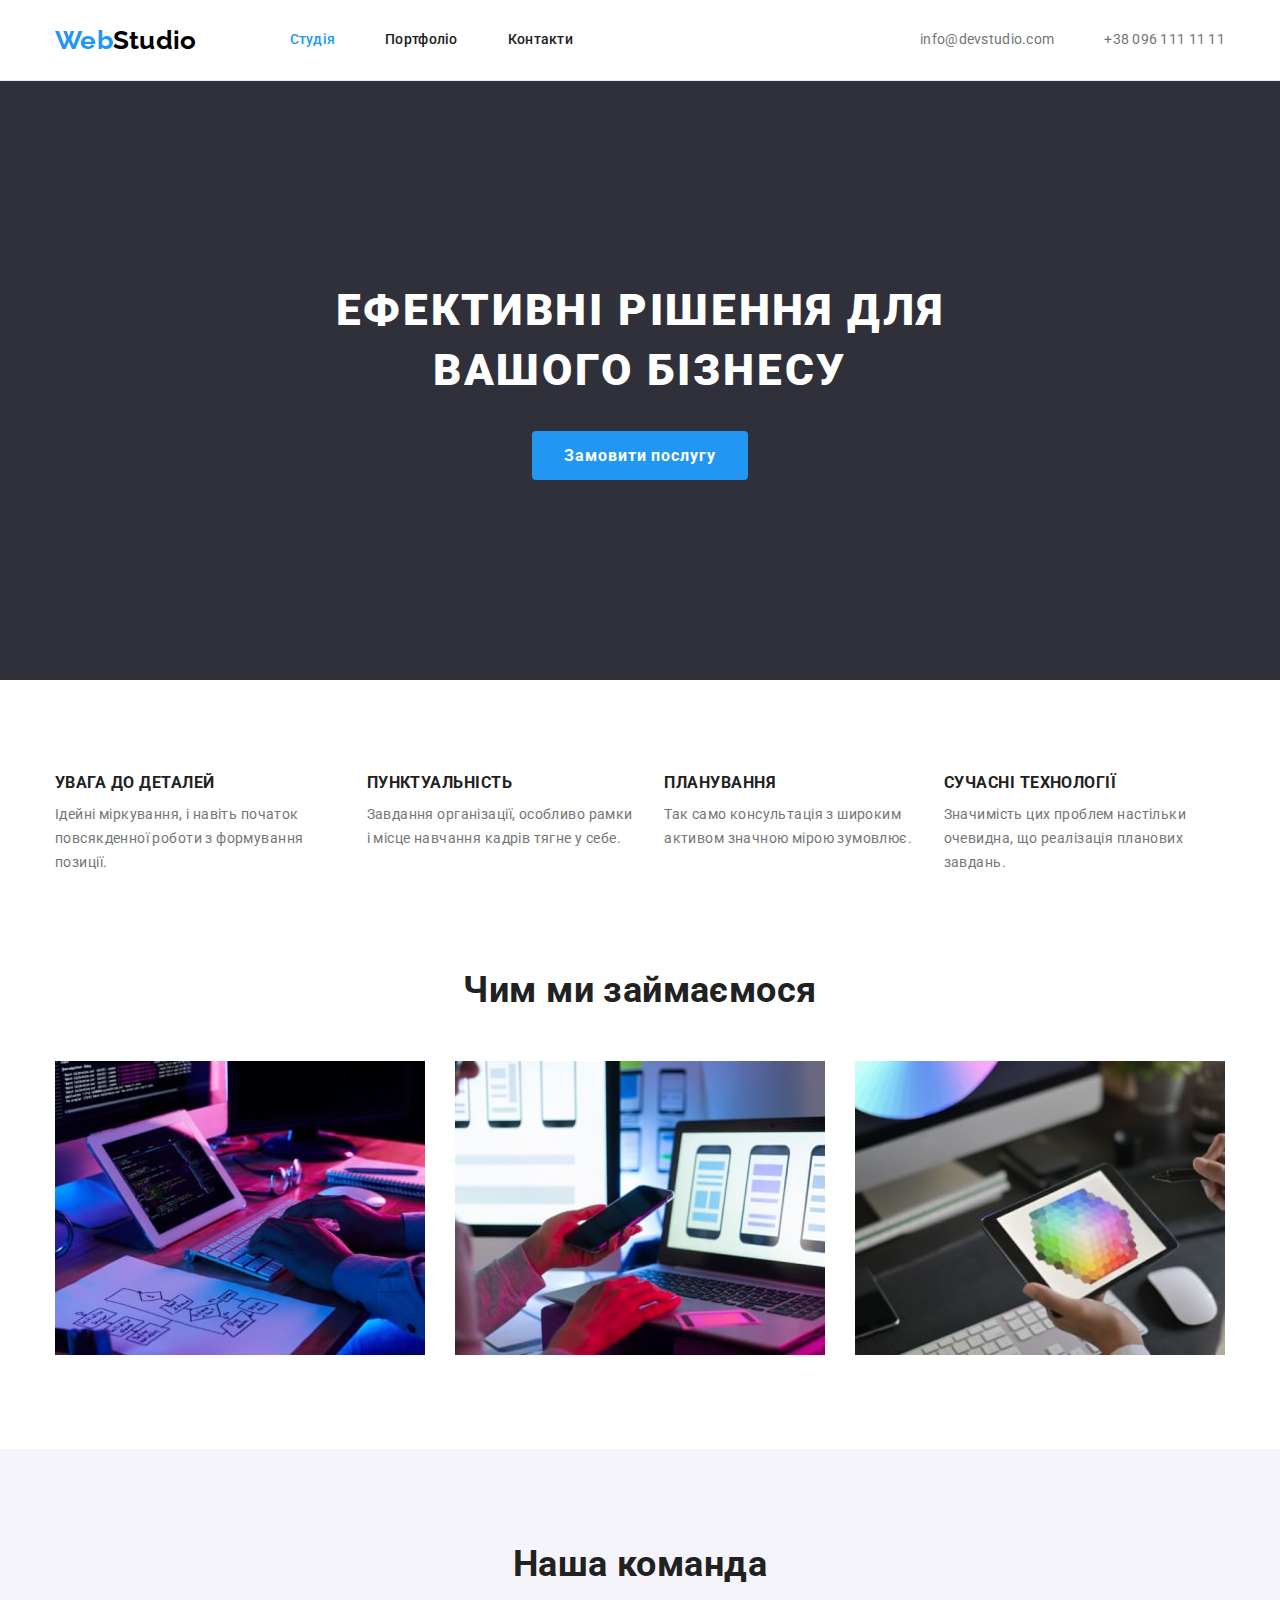
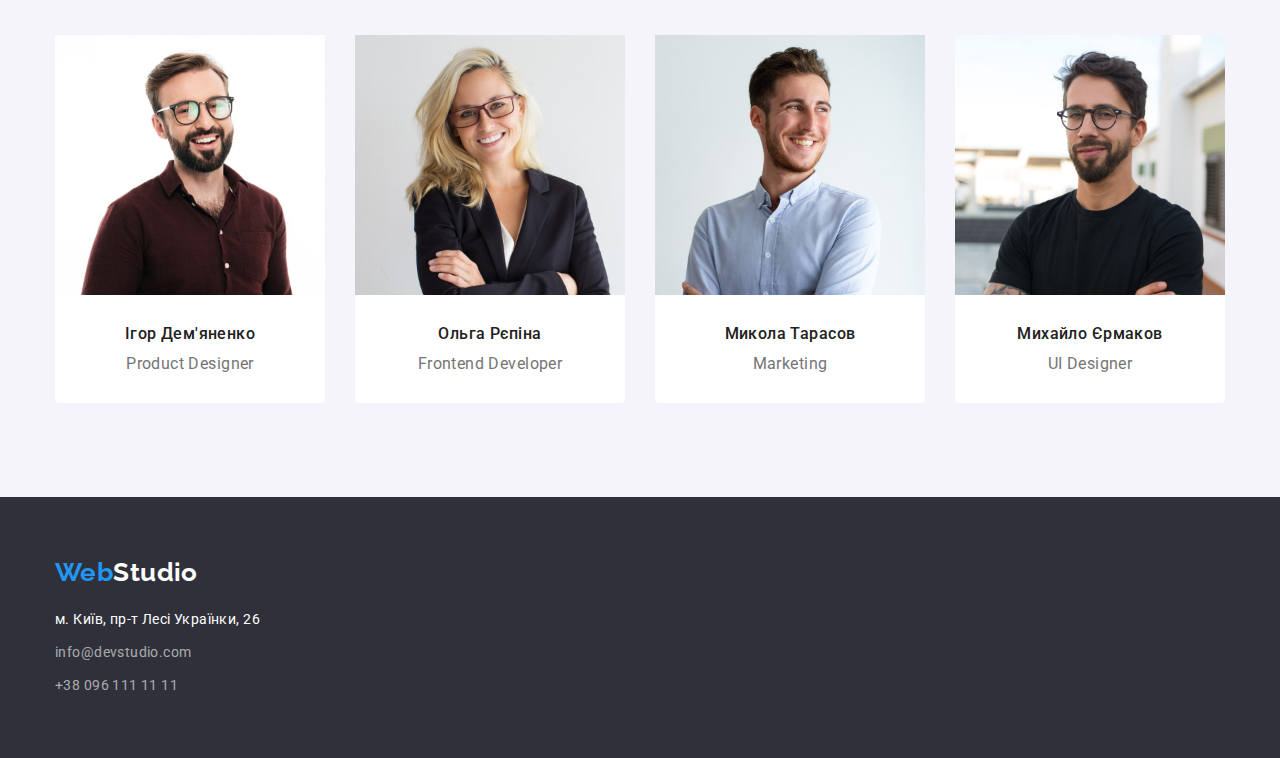
<file: index.html>
<!DOCTYPE html>
<html lang="uk">
<head>
    <meta charset="UTF-8">
    <meta http-equiv="X-UA-Compatible" content="IE=edge">
    <meta name="viewport" content="width=device-width, initial-scale=1.0">
    <title>WebStudio</title>
    <link
        href="https://fonts.googleapis.com/css2?family=Raleway:wght@700&family=Roboto:wght@400;500;700;900&display=swap"
        rel="stylesheet"/>
    <link rel="stylesheet" href="https://cdnjs.cloudflare.com/ajax/libs/modern-normalize/1.1.0/modern-normalize.min.css"/>
    <link rel="stylesheet" href="./css/styles.css"/>
</head>
<body>
    <header class="header">
        <div class="container">
            <nav class="header-nav">
                <a class="logo" href="./index.html"><span class="logo-web">Web</span>Studio</a>
                <ul class="header-nav-list list">
                    <li class="item"><a class="header-nav-link link current" href="./index.html">Студія</a></li>
                    <li class="item"><a class="header-nav-link link" href="./portfolio.html">Портфоліо</a></li>
                    <li class="item"><a class="header-nav-link link" href="#">Контакти</a></li>
                </ul>
            </nav>
            <ul class="header-contact-list list">
                <li class="item">
                    <a class="header-contact-link link" href="mailto:info@devstudio.com">info@devstudio.com</a>
                </li>
                <li class="item">
                    <a class="header-contact-link link" href="tel:+380961111111">+38 096 111 11 11</a>
                </li>
            </ul>
        </div>
    </header>
    <main>
        <!-- Hero Section -->
        <section class="hero other-paddings">
            <h1 class="hero-title">Ефективні рішення для вашого бізнесу</h1>
            <button class="hero-btn" type="button">Замовити послугу</button>
        </section>
        <!-- Our Advantages Section -->
        <section class="advantages no-bottom-padding">
            <div class="container">
                <h2 class="visually-hidden">Наші переваги</h2>
                <ul class="advantages-list list">
                    <li class="item">
                        <h3 class="advantages-list-title">Увага до деталей</h3>
                        <p class="advantages-list-descr">Ідейні міркування, і навіть початок повсякденної роботи з формування позиції.
                        </p>
                    </li>
                    <li class="item">
                        <h3 class="advantages-list-title">Пунктуальність</h3>
                        <p class="advantages-list-descr">Завдання організації, особливо рамки і місце навчання кадрів тягне у себе.</p>
                    </li>
                    <li class="item">
                        <h3 class="advantages-list-title">Планування</h3>
                        <p class="advantages-list-descr">Так само консультація з широким активом значною мірою зумовлює.</p>
                    </li>
                    <li class="item">
                        <h3 class="advantages-list-title">Сучасні технології</h3>
                        <p class="advantages-list-descr">Значимість цих проблем настільки очевидна, що реалізація планових завдань.</p>
                    </li>
                </ul>
            </div>
        </section>
        <!-- About Section -->
        <section class="about">
            <div class="container">
                <h2 class="about-title">Чим ми займаємося</h2>
                <ul class="about-list list">
                    <li class="item"><img class="about-list-img" src="./images/about/about-img-1.jpg" alt="Веб студія" width="370" height="294"></li>
                    <li class="item"><img class="about-list-img" src="./images/about/about-img-2.jpg" alt="Веб студія" width="370" height="294"></li>
                    <li class="item"><img class="about-list-img" src="./images/about/about-img-3.jpg" alt="Веб студія" width="370" height="294"></li>
                </ul>
            </div>
        </section>
        <!-- Our team Section -->
        <section class="team">
            <div class="container">
                <h2 class="team-title">Наша команда</h2>
                <ul class="team-list list">
                    <li class="item">
                        <img class="team-list-img" src="./images/team/team-member-1.jpg" alt="Ігор Дем'яненко" width="270" height="260">
                        <div class="team-container">
                            <h3 class="team-list-title">Ігор Дем'яненко</h3>
                            <p class="team-list-descr">Product Designer</p>
                        </div>
                    </li>
                    <li class="item">
                        <img class="team-list-img" src="./images/team/team-member-2.jpg" alt="Ольга Рєпіна" width="270" height="260">
                        <div class="team-container">
                            <h3 class="team-list-title">Ольга Рєпіна</h3>
                            <p class="team-list-descr">Frontend Developer</p>
                        </div>
                    </li>
                    <li class="item">
                        <img class="team-list-img" src="./images/team/team-member-3.jpg" alt="Микола Тарасов" width="270" height="260">
                        <div class="team-container">
                            <h3 class="team-list-title">Микола Тарасов</h3>
                            <p class="team-list-descr">Marketing</p>
                        </div>
                    </li>
                    <li class="item">
                        <img class="team-list-img" src="./images/team/team-member-4.jpg" alt="Михайло Єрмаков" width="270" height="260">
                        <div class="team-container">
                            <h3 class="team-list-title">Михайло Єрмаков</h3>
                            <p class="team-list-descr">UI Designer</p>
                        </div>
                    </li>
                </ul>
            </div>
        </section>
    </main>
    <footer class="footer">
        <div class="container">
            <a class="logo" href="./index.html"><span class="logo-web">Web</span>Studio</a>
            <address class="footer-address">
                <ul class="footer-list list">
                    <li class="item"><a class="footer-list-link link address" href="https://goo.gl/maps/mnZD3GT6xmmtejTY8"
                            rel="noopener noreferrer nofollow" target="_blank">м. Київ, пр-т Лесі Українки, 26</a></li>
                    <li class="item"><a class="footer-list-link link" href="mailto:info@devstudio.com">info@devstudio.com</a></li>
                    <li class="item"><a class="footer-list-link link" href="tel:+380961111111">+38 096 111 11 11</a></li>
                </ul>
            </address>
        </div>
    </footer>
</body>
</html>
</file>
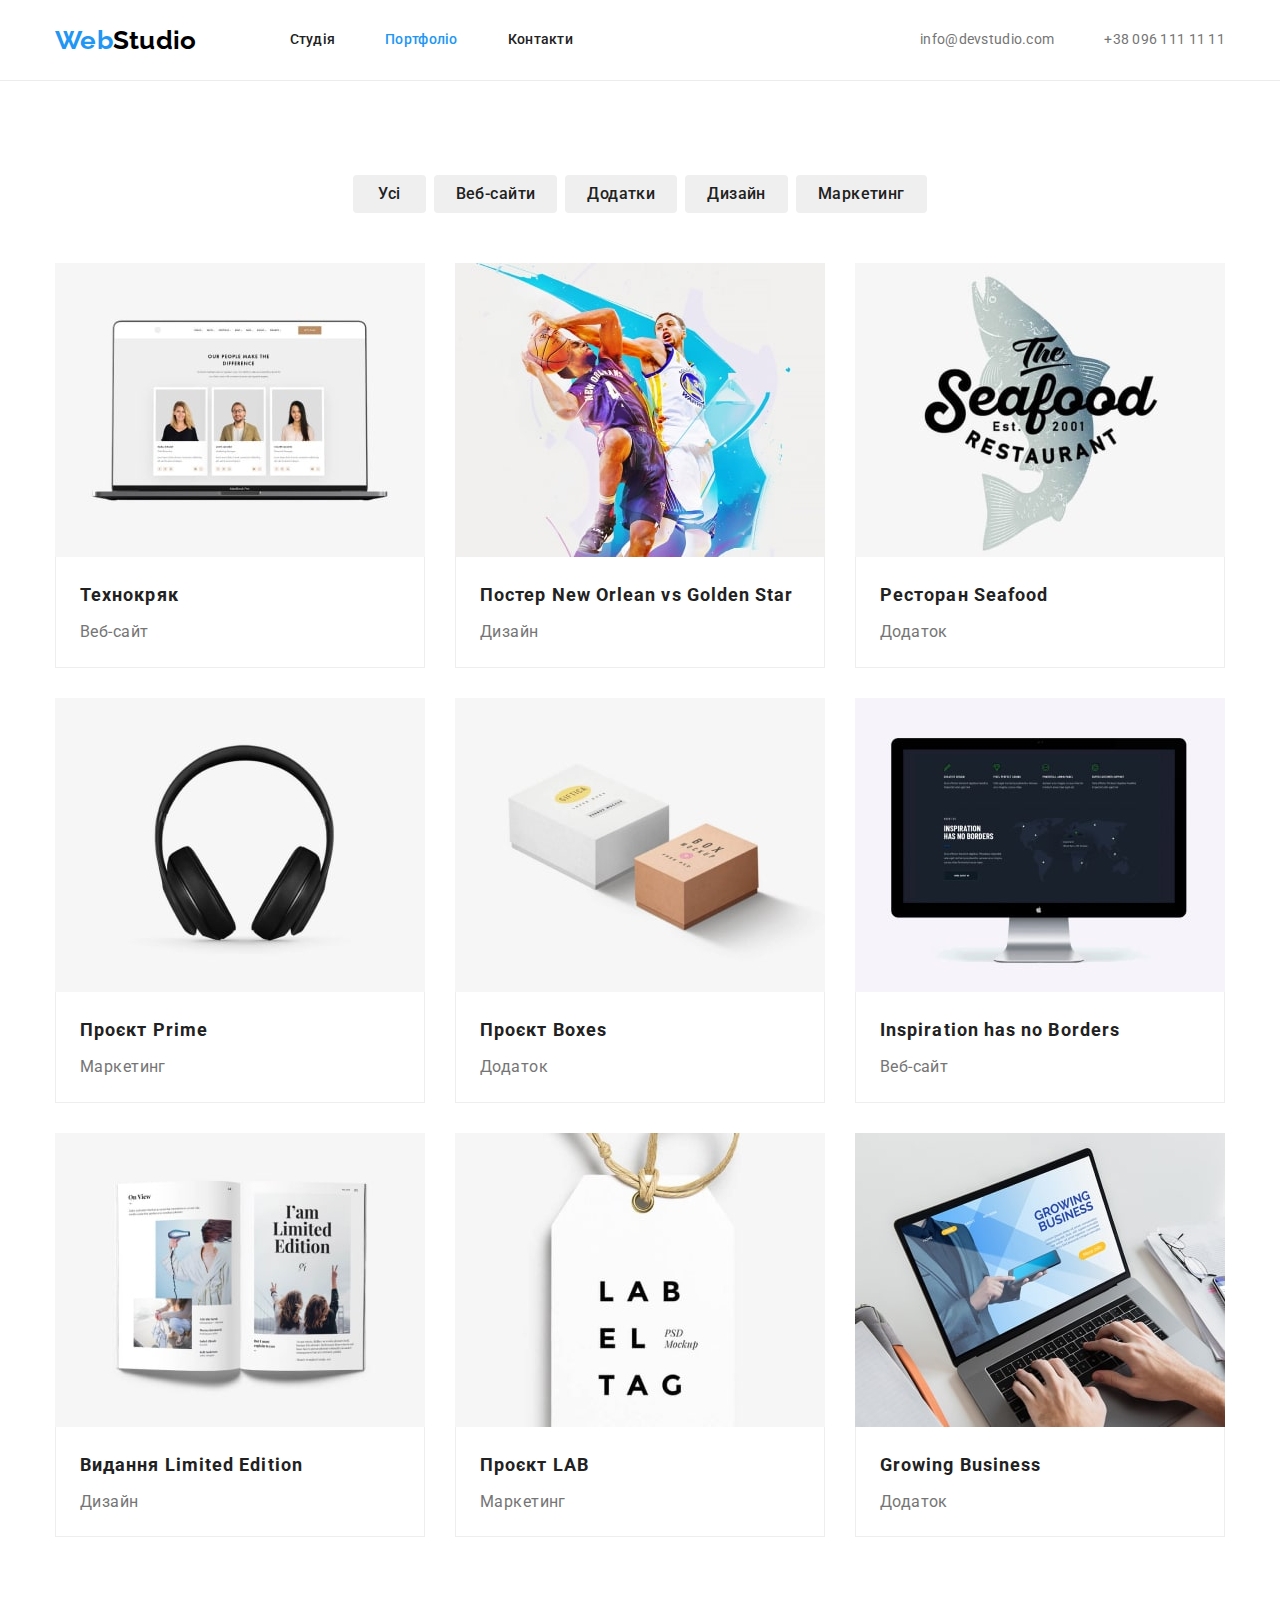
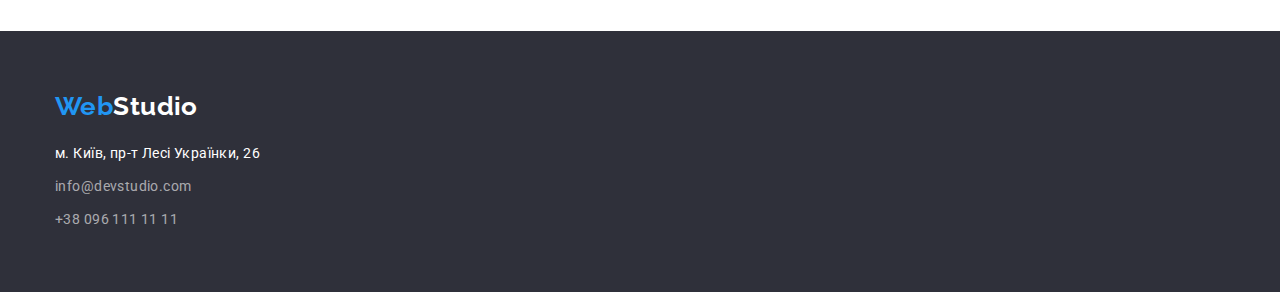
<file: portfolio.html>
<!DOCTYPE html>
<html lang="uk">
<head>
    <meta charset="UTF-8">
    <meta http-equiv="X-UA-Compatible" content="IE=edge">
    <meta name="viewport" content="width=device-width, initial-scale=1.0">
    <title>WebStudio</title>
    <link
        href="https://fonts.googleapis.com/css2?family=Raleway:wght@700&family=Roboto:wght@400;500;700;900&display=swap"
        rel="stylesheet" />
    <link rel="stylesheet" href="https://cdnjs.cloudflare.com/ajax/libs/modern-normalize/1.1.0/modern-normalize.min.css"/>
    <link rel="stylesheet" href="./css/styles.css"/>
</head>

<body>
    <header class="header">
        <div class="container">
            <nav class="header-nav">
                <a class="logo" href="./index.html"><span class="logo-web">Web</span>Studio</a>
                <ul class="header-nav-list list">
                    <li class="item"><a class="header-nav-link link" href="./index.html">Студія</a></li>
                    <li class="item"><a class="header-nav-link link current" href="./portfolio.html">Портфоліо</a></li>
                    <li class="item"><a class="header-nav-link link" href="#">Контакти</a></li>
                </ul>
            </nav>
            <ul class="header-contact-list list">
                <li class="item">
                    <a class="header-contact-link link" href="mailto:info@devstudio.com">info@devstudio.com</a>
                </li>
                <li class="item">
                    <a class="header-contact-link link" href="tel:+380961111111">+38 096 111 11 11</a>
                </li>
            </ul>
        </div>
    </header>

    <main>
        <!-- Our Projects Section -->
        <section class="projects">
            <div class="container">
                <h1 class="visually-hidden">Наші роботи</h1>
                <ul class="projects-btn-list list">
                    <li class="item"><button class="projects-btn main-btn" type="button">Усі</button></li>
                    <li class="item"><button class="projects-btn" type="button">Веб-сайти</button></li>
                    <li class="item"><button class="projects-btn" type="button">Додатки</button></li>
                    <li class="item"><button class="projects-btn" type="button">Дизайн</button></li>
                    <li class="item"><button class="projects-btn" type="button">Маркетинг</button></li>
                </ul>
                <ul class="projects-list list">
                    <li class="item">
                        <a class="projects-link link" href="#">
                            <img class="projects-list-img" src="./images/projects/projects-img-1.jpg" alt="Технокряк" width="370"
                                height="294">
                            <div class="card-border">
                                <h2 class="projects-list-title">Технокряк</h2>
                                <p class="projects-list-category">Веб-сайт</p>
                            </div>
                        </a>
                    </li>
                    <li class="item">
                        <a class="projects-link link" href="#">
                            <img class="projects-list-img" src="./images/projects/projects-img-2.jpg"
                                alt="Постер New Orlean vs Golden Star" width="370" height="294">
                            <div class="card-border">
                                <h2 class="projects-list-title">Постер New Orlean vs Golden Star</h2>
                                <p class="projects-list-category">Дизайн</p>
                            </div>
                        </a>
                    </li>
                    <li class="item">
                        <a class="projects-link link" href="#">
                            <img class="projects-list-img" src="./images/projects/projects-img-3.jpg" alt="Ресторан Seafood" width="370"
                                height="294">
                            <div class="card-border">
                                <h2 class="projects-list-title">Ресторан Seafood</h2>
                                <p class="projects-list-category">Додаток</p>
                            </div>          
                        </a>
                    </li>
                    <li class="item">
                        <a class="projects-link link" href="#">
                            <img class="projects-list-img" src="./images/projects/projects-img-4.jpg" alt="Проєкт Prime" width="370"
                                height="294">
                            <div class="card-border">
                                <h2 class="projects-list-title">Проєкт Prime</h2>
                                <p class="projects-list-category">Маркетинг</p>
                            </div>        
                        </a>
                    </li>
                    <li class="item">
                        <a class="projects-link link" href="#">
                            <img class="projects-list-img" src="./images/projects/projects-img-5.jpg" alt="Проєкт Boxes" width="370"
                                height="294">
                            <div class="card-border">
                                <h2 class="projects-list-title">Проєкт Boxes</h2>
                                <p class="projects-list-category">Додаток</p>
                            </div>      
                        </a>
                    </li>
                    <li class="item">
                        <a class="projects-link link" href="#">
                            <img class="projects-list-img" src="./images/projects/projects-img-6.jpg" alt="Inspiration has no Borders"
                                width="370" height="294">
                            <div class="card-border">
                                <h2 class="projects-list-title">Inspiration has no Borders</h2>
                                <p class="projects-list-category">Веб-сайт</p>
   
                            </div>                   
                        </a>
                    </li>
                    <li class="item">
                        <a class="projects-link link" href="#">
                            <img class="projects-list-img" src="./images/projects/projects-img-7.jpg" alt="Видання Limited Edition"
                                width="370" height="294">
                            <div class="card-border">
                                <h2 class="projects-list-title">Видання Limited Edition</h2>
                                <p class="projects-list-category">Дизайн</p>
        
                            </div>                
                        </a>
                    </li>
                    <li class="item">
                        <a class="projects-link link" href="#">
                            <img class="projects-list-img" src="./images/projects/projects-img-8.jpg" alt="Проєкт LAB" width="370"
                                height="294">
                            <div class="card-border">
                                <h2 class="projects-list-title">Проєкт LAB</h2>
                                <p class="projects-list-category">Маркетинг</p>
                  
                            </div>   
                        </a>
                    </li>
                    <li class="item">
                        <a class="projects-link link" href="#">
                            <img class="projects-list-img" src="./images/projects/projects-img-9.jpg" alt="Growing Business" width="370"
                                height="294">
                            <div class="card-border">
                                <h2 class="projects-list-title">Growing Business</h2>
                                <p class="projects-list-category">Додаток</p>
              
                            </div>         
                        </a>
                    </li>
                </ul>
            </div>
        </section>
    </main> 
    <footer class="footer">
        <div class="container">
            <a class="logo" href="./index.html"><span class="logo-web">Web</span>Studio</a>
            <address class="footer-address">
                <ul class="footer-list list">
                    <li class="item"><a class="footer-list-link link address" href="https://goo.gl/maps/mnZD3GT6xmmtejTY8"
                            rel="noopener noreferrer nofollow" target="_blank">м. Київ, пр-т Лесі Українки, 26</a></li>
                    <li class="item"><a class="footer-list-link link"
                            href="mailto:info@devstudio.com">info@devstudio.com</a></li>
                    <li class="item"><a class="footer-list-link link" href="tel:+380961111111">+38 096 111 11 11</a></li>
                </ul>
            </address>
        </div>
    </footer>
</body>
</file>
<file: css/styles.css>
:root {
    --first-primary-color: #212121;
    --second-primary-color: #757575;
    --accent-color: #2196F3;
    --white: #FFFFFF;
    --black: #000000;
    --grey: rgba(255, 255, 255, 0.6);
    --secondary-background-color: #2F303A;
    --additional-background-color: #F5F4FA;
    --active-btn-color: #188CE8;
}
/* body */
body {
    font-family: "Roboto", sans-serif;
    font-size: 14px;
    letter-spacing: 0.03em;
    color: var(--first-primary-color);
    background-color: var(--white);
}
/* link */
.link {
    text-decoration: none;
}
/* glabal margins reset */
h1,h2,h3,h4,h5,h6,p,ul {
    margin-top: 0;
    margin-bottom: 0;
}
/* img */
img {
    display: block;
    max-width: 100%;
}
.container {
    margin-left: auto;
    margin-right: auto;
    padding-left: 15px;
    padding-right: 15px;
    width: 1200px;
}

/* header */
.logo {
    font-family:"Raleway", sans-serif;
    font-weight: 700;
    font-size: 26px;
    line-height: 1.19;
    text-decoration: none;
}

.header {
    border-bottom-width: 1px;
    border-bottom-style: solid;
    border-bottom-color:#ECECEC;
}

.header .logo {
    margin-right: 93px;
    color: var(--black);
}

.list {
    list-style: none;
    padding-left: 0px;
}

header > .container {
    align-items: center;
    display: flex;
}

.header-nav {
    display: flex;
    align-items: center;

    font-weight: 500;
    line-height: 1.14;
    letter-spacing: 0.02em;
}

.header-nav-list {
    align-items: center;
    display: flex;
}

.header-nav-list .item:not(:last-child) {
    margin-right: 50px;
}
.header-nav-link {
    display: block;
    padding-top: 32px;
    padding-bottom: 32px;

    letter-spacing: 0.02em;
    color: var(--first-primary-color);
}

.link.current {
    color: var(--accent-color);
}

.header-contact-list {
    display: flex;
    margin-left: auto;
}

.header-contact-list .item + .item {
    margin-left: 50px;
}
.header-contact-link {
    display: block;
    padding-top: 32px;
    padding-bottom: 32px;

    color: var(--second-primary-color);
    letter-spacing: 0.02em;
    line-height: 1.14;
}
/* sections */
section {
    padding-top: 94px;
    padding-bottom: 94px;
}
section.other-paddings {
    padding-top: 200px;
    padding-bottom: 200px;
}
section.no-bottom-padding {
    padding-bottom: 0px;
}

/* hero */
.hero {
    background-color: var(--secondary-background-color);
    text-align: center;
}

.hero-title {
    margin-bottom: 30px;
    margin-left: auto;
    margin-right: auto;
    width: 696px;

    font-weight: 900;
    font-size: 44px;
    line-height: 1.36;
    text-align: center;
    letter-spacing: 0.06em;
    text-transform: uppercase;
    color: var(--white);
}

.hero-btn {
    padding: 10px 32px;

    font-weight: 700;
    font-size: 16px;
    line-height: 1.86;
    text-align: center;
    letter-spacing: 0.06em;
    font-family: inherit;

    border-radius: 4px;
    border: none;
    background-color: var(--accent-color);
    color: var(--white);
    cursor: pointer;
    
}
.hero-btn:hover, .hero-btn:focus {
    background-color: var(--active-btn-color);
}
/* Advantages Section */
.advantages-list {
    display: flex;
}

.advantages-list .item:not(:last-child) {
    margin-right: 30px;
}

.advantages-list .item {
    width: calc((100%-90px)/4);
}
.advantages-list-title {
    margin-bottom: 10px;

    font-weight: 700;
    line-height: 1.14;
    letter-spacing: 0.03em;
    text-transform: uppercase;
}
.advantages-list-descr {
    line-height: 1.71;
    color: var(--second-primary-color)
}
/* About Section */
.about-title {
    margin-bottom: 50px;

    font-weight: 700;
    font-size: 36px;
    line-height: 1.17;
    text-align: center;
}

.about-list {
    display: flex;
}

.about-list .item:not(:last-child) {
    margin-right: 30px;
}
/* Our Team Section */
.team {
   background-color: var(--additional-background-color);
}
.team-title {
    margin-bottom: 50px;

    font-weight: 700;
    font-size: 36px;
    line-height: 1.17;
    text-align: center;
}

.team-list {
    display: flex;
}

.team-list .item {
    background-color: var(--white);
    border-radius: 0px 0px 4px 4px;
}

.team-list .item:not(:last-child) {
    margin-right: 30px;
}

.team-list-title {
    margin-bottom: 10px;

    font-weight: 500;
    font-size: 16px;
    line-height: 1.17;
    text-align: center;
}
.team-list-descr {
    font-size: 16px;
    line-height: 1.19;
    text-align: center;
    color: var(--second-primary-color)
}

.team-container {
    padding-top: 30px;
    padding-bottom: 30px;
}

/* footer */
.footer .logo {
    display: block;
    margin-bottom: 20px;
    color: var(--white);
}


.logo-web {
    color: var(--accent-color);
}

.footer {
    background-color: var(--secondary-background-color);
}

.footer > .container {
    padding-top: 60px;
    padding-bottom: 60px;
}

.footer-list .item:not(:last-child) {
    margin-bottom: 9px;
}

.footer-list-link {
    line-height: 1.71;    
    color: var(--grey);
    font-style: inherit;
}
.footer-address{
    font-style: normal;
}
.address {
    color: var(--white)
}

.link:hover,
.link:focus {
    color: var(--accent-color);
}
.visually-hidden {
    position: absolute;
    white-space: nowrap;
    width: 1px;
    height: 1px;
    overflow: hidden;
    border: 0;
    padding: 0;
    clip: rect(0 0 0 0);
    clip-path: inset(50%);
    margin: -1px;
}
.list {
    list-style: none;
}

/* portfolio.html */
/* Projects Section */
.projects-btn-list {
    display: flex;
    justify-content: center;
    margin-bottom: 50px;
}

.projects-btn-list .item:not(:last-child) {
    margin-right: 8px;
}

.projects-list {
    display: flex;
    flex-wrap: wrap;
}

.projects-list .item {
    flex-basis: calc((100% - 60px) / 3);
    margin-right: 30px;
    margin-bottom: 30px;
    box-sizing: border-box;
}

.projects-list .item:nth-child(3n) {
    margin-right: 0px;
}
.card-border {
    padding: 20px 24px;

    border: 1px solid #EEEEEE;
    border-top: 0px;
}

.projects {
    margin-bottom: -30px;
}

.projects-list-title {
    margin-bottom: 4px;

    font-weight: 700;
    font-size: 18px;
    line-height: 2;
    letter-spacing: 0.06em;
    color: var(--first-primary-color);
}

.projects-list-category {
    font-size: 16px;
    line-height: 1.86;    
    color: var(--second-primary-color);
}

.projects-btn {
    padding: 6px 22px;

    font-family: inherit;
    font-weight: 500;
    font-size: 16px;
    line-height: 1.63;
    text-align: center;
    color: inherit;
    letter-spacing: inherit;
    cursor: pointer;
    border-radius: 4px;
    border: none;
}
.projects-btn.main-btn {
    padding: 6px 25px;
}

.projects-btn:hover,
.projects-btn:focus {
    background-color: var(--accent-color);
    color:var(--white)
}
</file>
